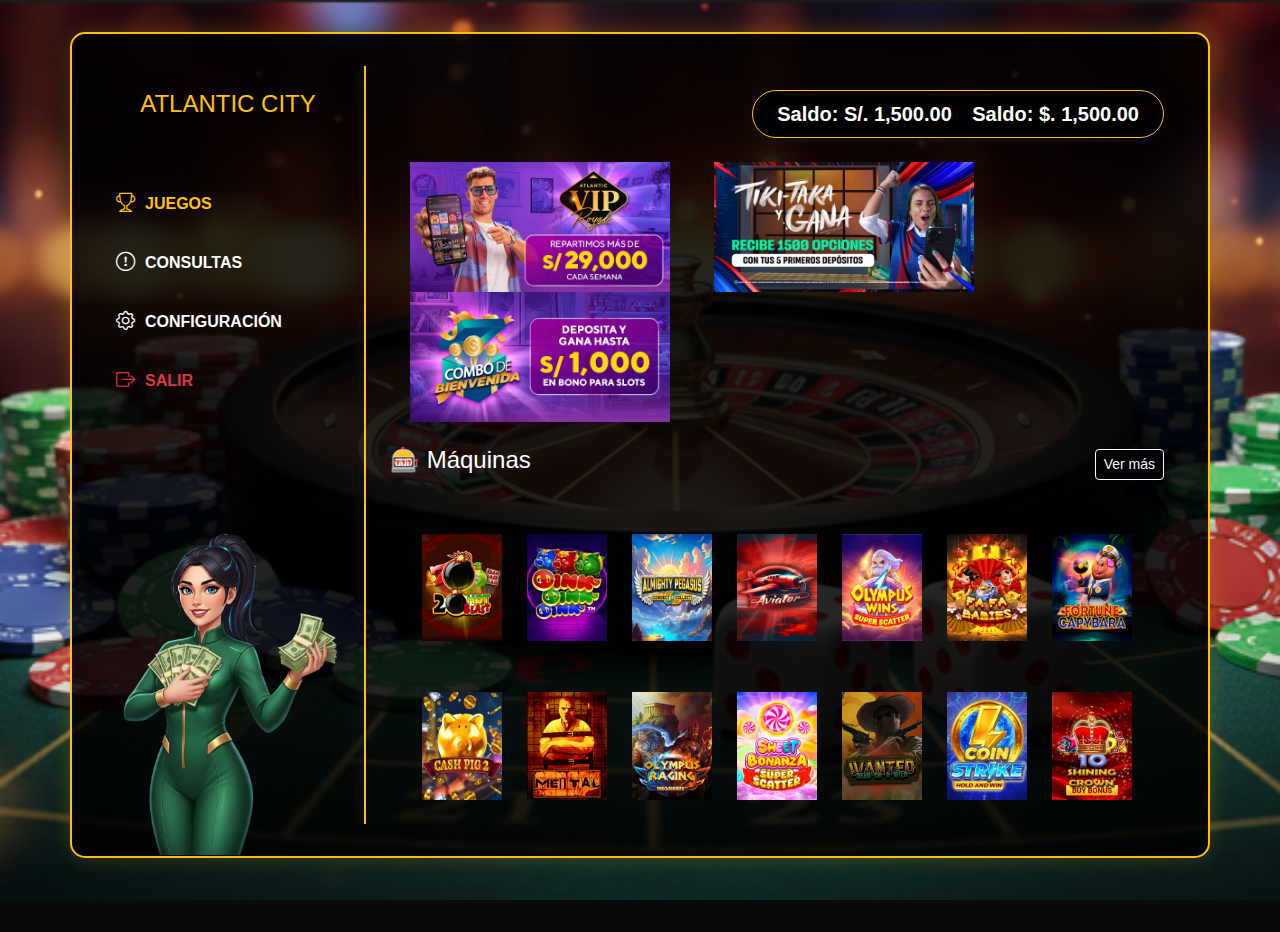
<file: dashboard.html>
<!DOCTYPE html>
<html lang="es">
<head>
    <meta charset="UTF-8">
    <meta name="viewport" content="width=device-width, initial-scale=1.0">
    <title>Inicio - Atlantic City</title>
    <link href="https://cdn.jsdelivr.net/npm/bootstrap@5.3.0/dist/css/bootstrap.min.css" rel="stylesheet">
    <link rel="stylesheet" href="https://cdn.jsdelivr.net/npm/bootstrap-icons@1.10.0/font/bootstrap-icons.css">
    <link rel="stylesheet" href="css/styles_dashboard.css">
</head>
<body>

    <div class="container main-container">
        <div class="row h-100">
            
            <div class="col-md-3 sidebar p-4 d-flex flex-column">
                <div class="mb-5 text-center">
                    <h4 style="color: var(--primary-gold);">ATLANTIC CITY</h4>
                </div>
                
                <nav class="nav flex-column">
                    <a class="nav-link active" href="#"><i class="bi bi-trophy nav-icon"></i> JUEGOS</a>
                    <a class="nav-link" href="soporte.html"><i class="bi bi-exclamation-circle nav-icon"></i> CONSULTAS</a>
                    <a class="nav-link" href="configuracion.html"><i class="bi bi-gear nav-icon"></i> CONFIGURACIÓN</a>
                    <a class="nav-link mt-auto text-danger" href="index.html"><i class="bi bi-box-arrow-right nav-icon"></i> SALIR</a>
                </nav>

                <div class="mt-auto text-center d-none d-md-block">
                    <img src="img/chica-mascota.png" alt="Mascota" style="width: 100%;" class="chica-mascota">
                </div>
            </div>

            <div class="col-md-9 p-4">
                <div class="d-flex justify-content-end mb-4">
                    <div class="border border-warning rounded-pill px-4 py-2 bg-black">
                        <span class="fw-bold fs-5 text-white">Saldo: S/. 1,500.00</span>
                        <span class="ms-3 fw-bold fs-5 text-white">Saldo: $. 1,500.00</span>
                    </div>
                </div>

                <div id="bannerCarousel" class="carousel slide mb-4" data-bs-ride="carousel">
                    <div class="carousel-inner rounded">
                        <div class="carousel-item active">
                            <img src="/img/slider_1.jpg" alt="" class="sliderimg">
                            <img src="/img/slider_2.jpg" alt="" class="sliderimg">
                            <img src="/img/slider_3.jpg" alt="" class="sliderimg">
                        </div>
                    </div>
                </div>

                <div class="d-flex justify-content-between align-items-center mb-3">
                    <h4>🎰 Máquinas</h4>
                    <button class="btn btn-outline-light btn-sm">Ver más</button>
                </div>

                <div class="row g-3">
                    <div class="juegosbarra">
                            <img src="/img/A.webp" alt="" class="juegosbtn jbtn1">
                            <img src="/img/B.webp" alt="" class="juegosbtn jbtn2">
                            <img src="/img/C.webp" alt="" class="juegosbtn jbtn3">
                            <img src="/img/D.webp" alt="" class="juegosbtn jbtn4">
                            <img src="/img/E.jpg" alt="" class="juegosbtn jbtn5">
                            <img src="/img/F.webp" alt="" class="juegosbtn jbtn6">
                            <img src="/img/G.webp" alt="" class="juegosbtn jbtn7">
                    </div>
                    <div class="juegosbarra">
                            <img src="/img/H.webp" alt="" class="juegosbtn jbtn8">
                            <img src="/img/I.webp" alt="" class="juegosbtn jbtn9">
                            <img src="/img/J.webp" alt="" class="juegosbtn jbtn10">
                            <img src="/img/K.webp" alt="" class="juegosbtn jbtn11">
                            <img src="/img/L.webp" alt="" class="juegosbtn jbtn12">
                            <img src="/img/M.webp" alt="" class="juegosbtn jbtn13">
                            <img src="/img/N.webp" alt="" class="juegosbtn jbtn14">
                    </div>
                    <!-- <div class="col-6 col-md-3">
                        <div class="card bg-dark text-white border-0">
                            <img src="https://via.placeholder.com/150x200?text=Juego+2" class="card-img-top rounded" alt="Juego">
                        </div>
                    </div>
                    <div class="col-6 col-md-3">
                        <div class="card bg-dark text-white border-0">
                            <img src="https://via.placeholder.com/150x200?text=Juego+3" class="card-img-top rounded" alt="Juego">
                        </div>
                    </div>
                    <div class="col-6 col-md-3">
                        <div class="card bg-dark text-white border-0">
                            <img src="https://via.placeholder.com/150x200?text=Juego+4" class="card-img-top rounded" alt="Juego">
                        </div> -->
                    </div>
                </div>

            </div>
        </div>
    </div>

    <script src="https://cdn.jsdelivr.net/npm/bootstrap@5.3.0/dist/js/bootstrap.bundle.min.js"></script>
</body>

</html>
</file>
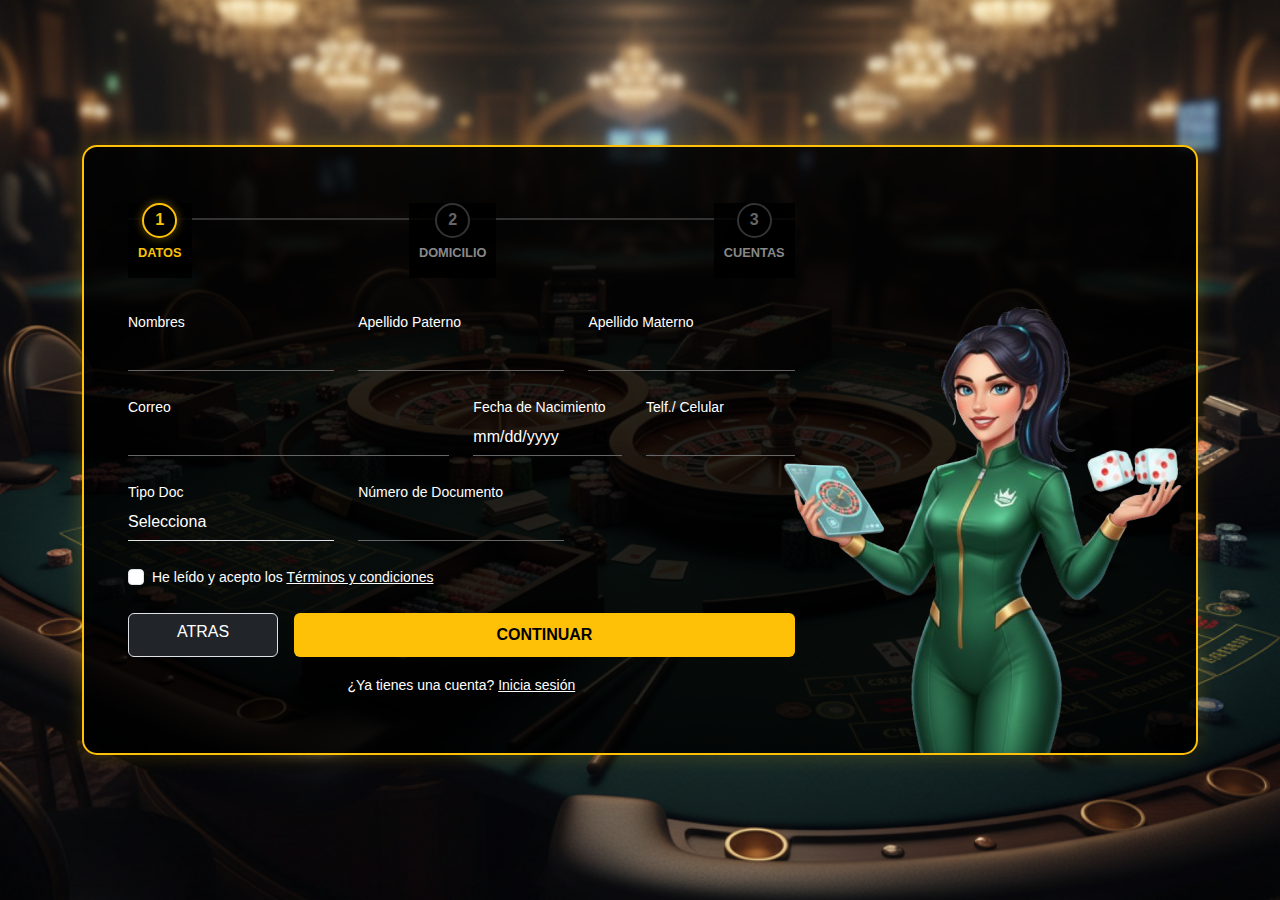
<file: registro-paso1.html>
<!DOCTYPE html>
<html lang="es">
<head>
    <meta charset="UTF-8">
    <meta name="viewport" content="width=device-width, initial-scale=1.0">
    <title>Registro Paso 1 - Atlantic City</title>
    <link href="https://cdn.jsdelivr.net/npm/bootstrap@5.3.0/dist/css/bootstrap.min.css" rel="stylesheet">
    <link rel="stylesheet" href="css/styles_registro1.css">
</head>
<body>

    <div class="container d-flex align-items-center min-vh-100">
        <div class="main-container w-100">
            <div class="row">
                
                <div class="col-lg-8 p-4">
                    
                    <div class="stepper-container d-flex justify-content-between">
                        <div class="step-line"></div>
                        <div class="step-item active">
                            <div class="step-circle">1</div>
                            <p class="step-label">Datos</p>
                        </div>
                        <div class="step-item">
                            <div class="step-circle">2</div>
                            <p class="step-label">Domicilio</p>
                        </div>
                        <div class="step-item">
                            <div class="step-circle">3</div>
                            <p class="step-label">Cuentas</p>
                        </div>
                    </div>

                    <form action="registro-paso2.html">
                        <div class="row g-4">
                            <div class="col-md-4">
                                <label class="small text-white">Nombres</label>
                                <input type="text" class="form-control" required>
                            </div>
                            <div class="col-md-4">
                                <label class="small text-white">Apellido Paterno</label>
                                <input type="text" class="form-control" required>
                            </div>
                            <div class="col-md-4">
                                <label class="small text-white">Apellido Materno</label>
                                <input type="text" class="form-control" required>
                            </div>

                            <div class="col-md-6">
                                <label class="small text-white">Correo</label>
                                <input type="email" class="form-control" required>
                            </div>
                            <div class="col-md-3">
                                <label class="small text-white">Fecha de Nacimiento</label>
                                <input type="date" class="form-control" required>
                            </div>
                            <div class="col-md-3">
                                <label class="small text-white">Telf./ Celular</label>
                                <input type="tel" class="form-control" required>
                            </div>

                            <div class="col-md-4">
                                <label class="small text-white">Tipo Doc</label>
                                <select class="form-control bg-transparent text-white border-bottom w-100">
                                    <option value="Seleccionar" class="form-control bg-transparent text-dark">Selecciona</option>
                                    <option value="DNI" class="text-dark">DNI</option>
                                    <option value="CE" class="text-dark">C.E.</option>
                                </select>
                            </div>
                            <div class="col-md-4">
                                <label class="small text-white">Número de Documento</label>
                                <input type="text" class="form-control" required>
                            </div>
                            
                        </div>

                        <div class="form-check mt-4">
                            <input class="form-check-input" type="checkbox" id="terms" required>
                            <label class="form-check-label small text-white" for="terms">
                                He leído y acepto los <a href="#" class="text-white text-decoration-underline">Términos y condiciones</a>
                            </label>
                        </div>

                        <div class="d-flex justify-content-center gap-3 mt-4">
                            <a href="login.html" class="btn btn-dark border px-5">ATRAS</a>
                            <button type="submit" class="btn btn-gold px-5">CONTINUAR</button>
                        </div>
                        
                        <div class="text-center mt-3">
                            <small>¿Ya tienes una cuenta? <a href="index.html" class="text-white">Inicia sesión</a></small>
                        </div>
                    </form>
                </div>

                <div class="col-lg-4 mascot-col d-none d-lg-flex">
                    <img src="img/modelo-removebg-preview.png" alt="Mascota" class="mascot-img">
                </div>
            </div>
        </div>
    </div>
</body>

</html>
</file>
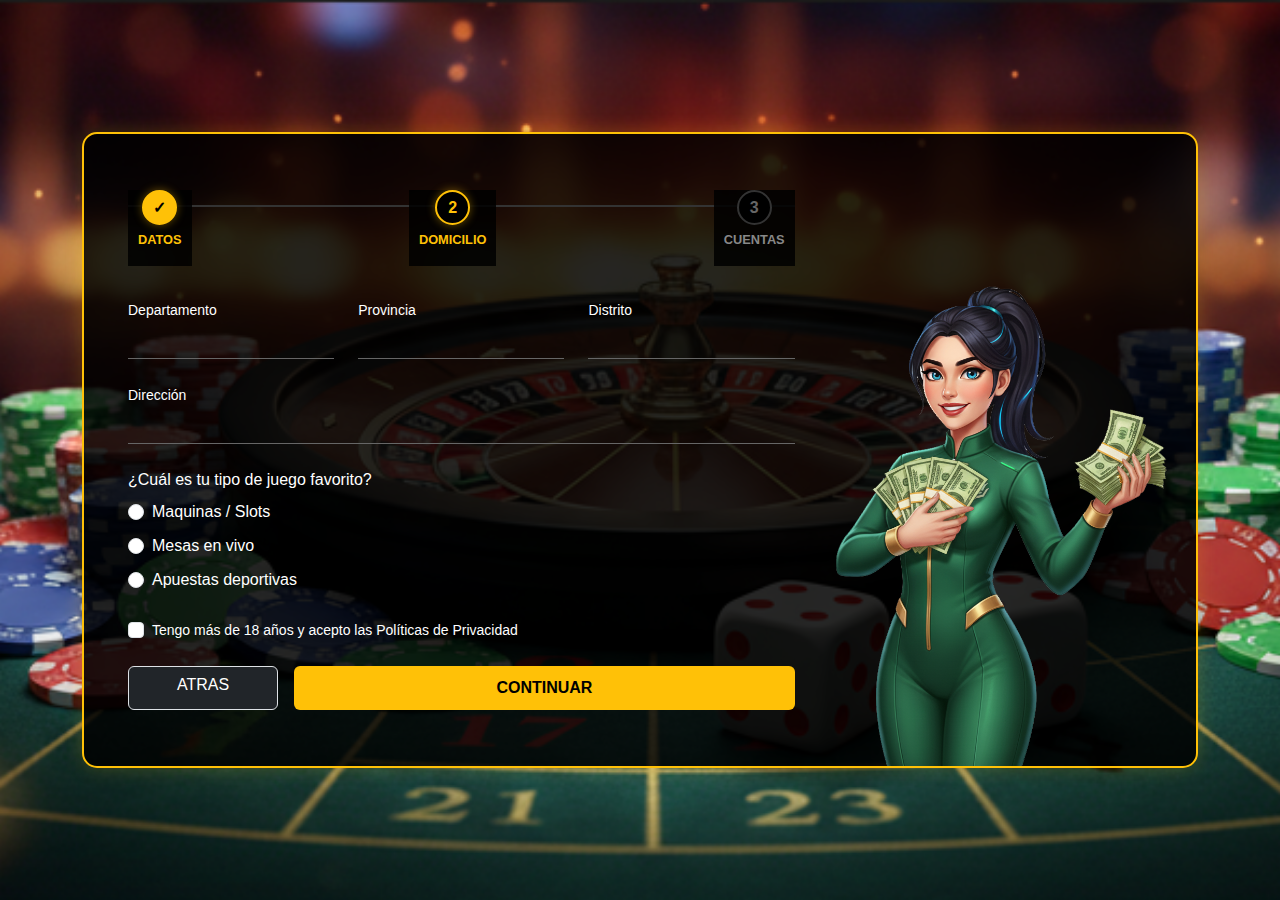
<file: registro-paso2.html>
<!DOCTYPE html>
<html lang="es">
<head>
    <meta charset="UTF-8">
    <meta name="viewport" content="width=device-width, initial-scale=1.0">
    <title>Registro Paso 2 - Atlantic City</title>
    <link href="https://cdn.jsdelivr.net/npm/bootstrap@5.3.0/dist/css/bootstrap.min.css" rel="stylesheet">
    <link rel="stylesheet" href="css/styles_registro2.css">
</head>
<body>

    <div class="container d-flex align-items-center min-vh-100">
        <div class="main-container w-100">
            <div class="row">
                
                <div class="col-lg-8 p-4">
                    <div class="stepper-container d-flex justify-content-between">
                        <div class="step-line"></div>
                        <div class="step-item active"> <div class="step-circle" style="background:var(--primary-gold); color:black;">✓</div>
                            <p class="step-label">Datos</p>
                        </div>
                        <div class="step-item active">
                            <div class="step-circle">2</div>
                            <p class="step-label">Domicilio</p>
                        </div>
                        <div class="step-item">
                            <div class="step-circle">3</div>
                            <p class="step-label">Cuentas</p>
                        </div>
                    </div>

                    <form action="registro-paso3.html">
                        <div class="row g-4">
                            <div class="col-md-4">
                                <label class="small text-white">Departamento</label>
                                <input type="text" class="form-control" required>
                            </div>
                            <div class="col-md-4">
                                <label class="small text-white">Provincia</label>
                                <input type="text" class="form-control" required>
                            </div>
                            <div class="col-md-4">
                                <label class="small text-white">Distrito</label>
                                <input type="text" class="form-control" required>
                            </div>
                            
                            <div class="col-12">
                                <label class="small text-white">Dirección</label>
                                <input type="text" class="form-control" required>
                            </div>
                        </div>

                        <div class="mt-4">
                            <label class="mb-2 text-white">¿Cuál es tu tipo de juego favorito?</label>
                            <div class="d-flex flex-column gap-2">
                                <div class="form-check">
                                    <input class="form-check-input" type="radio" name="favGame" id="slots">
                                    <label class="form-check-label" for="slots">Maquinas / Slots</label>
                                </div>
                                <div class="form-check">
                                    <input class="form-check-input" type="radio" name="favGame" id="live">
                                    <label class="form-check-label" for="live">Mesas en vivo</label>
                                </div>
                                <div class="form-check">
                                    <input class="form-check-input" type="radio" name="favGame" id="sports">
                                    <label class="form-check-label" for="sports">Apuestas deportivas</label>
                                </div>
                            </div>
                        </div>

                        <div class="form-check mt-4">
                            <input class="form-check-input" type="checkbox" id="age" required>
                            <label class="form-check-label small text-white" for="age">
                                Tengo más de 18 años y acepto las Políticas de Privacidad
                            </label>
                        </div>

                        <div class="d-flex justify-content-center gap-3 mt-4">
                            <a href="registro-paso1.html" class="btn btn-dark border px-5">ATRAS</a>
                            <button type="submit" class="btn btn-gold px-5">CONTINUAR</button>
                        </div>
                    </form>
                </div>

                <div class="col-lg-4 mascot-col d-none d-lg-flex">
                    <img src="img/chica-mascota.png" alt="Mascota" class="mascot-img">
                </div>
            </div>
        </div>
    </div>
</body>
</html>
</file>
<file: css/styles_dashboard.css>
:root {
    --primary-gold: #ffc107; 
    --dark-bg: #0a0a0a;
    --panel-bg: rgba(0, 0, 0, 0.85);
    --text-white: #ffffff;
    --border-radius: 15px;
}

body {
    font-family: 'Segoe UI', Tahoma, Geneva, Verdana, sans-serif;
    background-color: var(--dark-bg);

    background-image: url('/img/fondo-casino.png'); 
    background-size: cover;
    background-position: center;
    background-attachment: fixed;
    color: var(--text-white);
    min-height: 100vh;
}


.main-container {
    border: 2px solid var(--primary-gold);
    border-radius: var(--border-radius);
    background-color: var(--panel-bg);
    padding: 2rem;
    margin-top: 2rem;
    margin-bottom: 2rem;
    box-shadow: 0 0 20px rgba(255, 193, 7, 0.2);
    position: relative;
    overflow: hidden;
}


.form-control {
    background: transparent;
    border: none;
    border-bottom: 1px solid #666;
    border-radius: 0;
    color: white;
    padding-left: 0;
}

.form-control:focus {
    background: transparent;
    border-bottom: 2px solid var(--primary-gold);
    box-shadow: none;
    color: white;
}

.desplegable{
    background-color: #000;
}

.mascot-img{
    padding-bottom: -810px;
}

.selec{
    color: white;
}

.btn-gold {
    background-color: var(--primary-gold);
    color: #000;
    font-weight: bold;
    border: none;
    text-transform: uppercase;
    width: 100%;
    padding: 10px;
}

.btn-gold:hover {
    background-color: #e0a800;
    color: #000;
}

.btn-outline-gold {
    border: 1px solid var(--primary-gold);
    color: var(--primary-gold);
    background: transparent;
}


.sidebar {
    border-right: 2px solid var(--primary-gold);
    min-height: 600px;
}

.nav-link {
    color: white;
    font-weight: bold;
    display: flex;
    align-items: center;
    gap: 10px;
    padding: 15px 0;
}

.nav-link.active, .nav-link:hover {
    color: var(--primary-gold);
}

.nav-icon {
    font-size: 1.2rem;
}

.mascot-img {
    max-height: 500px;
    object-fit: contain;
    position: relative;
    z-index: 10;
}

.chica-mascota{
    margin-bottom: -55px;
}

.step-indicator {
    display: flex;
    justify-content: space-between;
    margin-bottom: 30px;
    position: relative;
}

.step-circle {
    width: 30px;
    height: 30px;
    background: var(--dark-bg);
    border: 2px solid var(--primary-gold);
    border-radius: 50%;
    display: flex;
    align-items: center;
    justify-content: center;
    color: var(--primary-gold);
    font-weight: bold;
    z-index: 2;
}

.stepper-container {
    position: relative;
    margin-bottom: 2rem;
}

.step-line {
    position: absolute;
    top: 15px;
    left: 0;
    right: 0;
    height: 2px;
    background: #333;
    z-index: 1;
}

.step-item {
    position: relative;
    z-index: 2;
    text-align: center;
    background: var(--panel-bg); 
    padding: 0 10px;
}

.step-circle {
    width: 35px;
    height: 35px;
    background: #000;
    border: 2px solid #333;
    color: #666;
    border-radius: 50%;
    display: flex;
    align-items: center;
    justify-content: center;
    font-weight: bold;
    margin: 0 auto 5px auto;
    transition: all 0.3s;
}

.step-item.active .step-circle {
    border-color: var(--primary-gold);
    color: var(--primary-gold);
    box-shadow: 0 0 10px rgba(255, 193, 7, 0.4);
}

.step-item.active p {
    color: var(--primary-gold);
}

.step-label {
    font-size: 0.8rem;
    color: #888;
    text-transform: uppercase;
    font-weight: bold;
}


.bonus-card {
    border: 1px solid #444;
    border-radius: 10px;
    overflow: hidden;
    position: relative;
    cursor: pointer;
    transition: all 0.3s;
    background: #111;
}

.bonus-card:hover, .bonus-card.selected {
    border-color: var(--primary-gold);
    box-shadow: 0 0 15px rgba(255, 193, 7, 0.3);
}

.bonus-card input[type="radio"] {
    display: none; 
}

.bonus-badge {
    background-color: var(--primary-gold);
    color: black;
    font-weight: bold;
    padding: 2px 10px;
    border-radius: 10px 0 10px 0;
    position: absolute;
    bottom: 0;
    right: 0;
    font-size: 0.8rem;
}


.mascot-col {
    position: relative;
    display: flex;
    align-items: flex-end;
    justify-content: center;
}

.piegrupo{
    font-size: 10px;
    color: white;
    margin-top: 8px;
}

.bono_img1{
    width: 65px;
}

.bono_img1 img{
    width: 65px;
}

.bono_img2{
    width: 80px;
}

.bono_img2 img{
    width: 80px;
}

.sliderimg{
    width: 280px;
    padding-left: 20px;
    margin-right: 20px;
    cursor: pointer;
    align-items: center;
}

.juegosbarra{
    display: flex;
    justify-content: center;
    align-items: center;
    gap: 25px;
    cursor: pointer;
    padding-top: 35px;
}
.juegosbtn{
    width: 80px;
}

.jbtn1{
    cursor: pointer;
    transition: transform 0.3s ease;
}
.jbtn1:hover{
    transform: scale(1.2);
}

.jbtn2{
    cursor: pointer;
    transition: transform 0.3s ease;
}
.jbtn2:hover{
    transform: scale(1.2);
}

.jbtn3{
    cursor: pointer;
    transition: transform 0.3s ease;
}
.jbtn3:hover{
    transform: scale(1.2);
}

.jbtn4{
    cursor: pointer;
    transition: transform 0.3s ease;
}
.jbtn4:hover{
    transform: scale(1.2);
}

.jbtn5{
    cursor: pointer;
    transition: transform 0.3s ease;
}
.jbtn5:hover{
    transform: scale(1.2);
}

.jbtn6{
    cursor: pointer;
    transition: transform 0.3s ease;
}
.jbtn6:hover{
    transform: scale(1.2);
}

.jbtn7{
    cursor: pointer;
    transition: transform 0.3s ease;
}
.jbtn7:hover{
    transform: scale(1.2);
}

.jbtn8{
    cursor: pointer;
    transition: transform 0.3s ease;
}
.jbtn8:hover{
    transform: scale(1.2);
}

.jbtn9{
    cursor: pointer;
    transition: transform 0.3s ease;
}
.jbtn9:hover{
    transform: scale(1.2);
}

.jbtn10{
    cursor: pointer;
    transition: transform 0.3s ease;
}
.jbtn10:hover{
    transform: scale(1.2);
}

.jbtn11{
    cursor: pointer;
    transition: transform 0.3s ease;
}
.jbtn11:hover{
    transform: scale(1.2);
}

.jbtn12{
    cursor: pointer;
    transition: transform 0.3s ease;
}
.jbtn12:hover{
    transform: scale(1.2);
}

.jbtn13{
    cursor: pointer;
    transition: transform 0.3s ease;
}
.jbtn13:hover{
    transform: scale(1.2);
}

.jbtn14{
    cursor: pointer;
    transition: transform 0.3s ease;
}
.jbtn14:hover{
    transform: scale(1.2);
}
</file>
<file: css/styles_registro1.css>
:root {
    --primary-gold: #ffc107; 
    --dark-bg: #0a0a0a;
    --panel-bg: rgba(0, 0, 0, 0.85);
    --text-white: #ffffff;
    --border-radius: 15px;
}

body {
    font-family: 'Segoe UI', Tahoma, Geneva, Verdana, sans-serif;
    background-color: var(--dark-bg);

    background-image: url('../img/fondo_casino.png'); 
    background-size: cover;
    background-position: center;
    background-attachment: fixed;
    color: var(--text-white);
    min-height: 100vh;
}


.main-container {
    border: 2px solid var(--primary-gold);
    border-radius: var(--border-radius);
    background-color: var(--panel-bg);
    padding: 2rem;
    margin-top: 2rem;
    margin-bottom: 2rem;
    box-shadow: 0 0 20px rgba(255, 193, 7, 0.2);
    position: relative;
    overflow: hidden;
}


.form-control {
    background: transparent;
    border: none;
    border-bottom: 1px solid #666;
    border-radius: 0;
    color: white;
    padding-left: 0;
}

.form-control:focus {
    background: transparent;
    border-bottom: 2px solid var(--primary-gold);
    box-shadow: none;
    color: white;
}

.desplegable{
    background-color: #000;
}

.mascot-img{
    margin-bottom: -50px;
}

.selec{
    color: white;
}

.btn-gold {
    background-color: var(--primary-gold);
    color: #000;
    font-weight: bold;
    border: none;
    text-transform: uppercase;
    width: 100%;
    padding: 10px;
}

.btn-gold:hover {
    background-color: #e0a800;
    color: #000;
}

.btn-outline-gold {
    border: 1px solid var(--primary-gold);
    color: var(--primary-gold);
    background: transparent;
}


.sidebar {
    border-right: 2px solid var(--primary-gold);
    min-height: 600px;
}

.nav-link {
    color: white;
    font-weight: bold;
    display: flex;
    align-items: center;
    gap: 10px;
    padding: 15px 0;
}

.nav-link.active, .nav-link:hover {
    color: var(--primary-gold);
}

.nav-icon {
    font-size: 1.2rem;
}

.mascot-img {
    max-height: 500px;
    object-fit: contain;
    position: relative;
    z-index: 10;
}


.step-indicator {
    display: flex;
    justify-content: space-between;
    margin-bottom: 30px;
    position: relative;
}

.step-circle {
    width: 30px;
    height: 30px;
    background: var(--dark-bg);
    border: 2px solid var(--primary-gold);
    border-radius: 50%;
    display: flex;
    align-items: center;
    justify-content: center;
    color: var(--primary-gold);
    font-weight: bold;
    z-index: 2;
}

.stepper-container {
    position: relative;
    margin-bottom: 2rem;
}

.step-line {
    position: absolute;
    top: 15px;
    left: 0;
    right: 0;
    height: 2px;
    background: #333;
    z-index: 1;
}

.step-item {
    position: relative;
    z-index: 2;
    text-align: center;
    background: var(--panel-bg); 
    padding: 0 10px;
}

.step-circle {
    width: 35px;
    height: 35px;
    background: #000;
    border: 2px solid #333;
    color: #666;
    border-radius: 50%;
    display: flex;
    align-items: center;
    justify-content: center;
    font-weight: bold;
    margin: 0 auto 5px auto;
    transition: all 0.3s;
}

.step-item.active .step-circle {
    border-color: var(--primary-gold);
    color: var(--primary-gold);
    box-shadow: 0 0 10px rgba(255, 193, 7, 0.4);
}

.step-item.active p {
    color: var(--primary-gold);
}

.step-label {
    font-size: 0.8rem;
    color: #888;
    text-transform: uppercase;
    font-weight: bold;
}


.bonus-card {
    border: 1px solid #444;
    border-radius: 10px;
    overflow: hidden;
    position: relative;
    cursor: pointer;
    transition: all 0.3s;
    background: #111;
}

.bonus-card:hover, .bonus-card.selected {
    border-color: var(--primary-gold);
    box-shadow: 0 0 15px rgba(255, 193, 7, 0.3);
}

.bonus-card input[type="radio"] {
    display: none; 
}

.bonus-badge {
    background-color: var(--primary-gold);
    color: black;
    font-weight: bold;
    padding: 2px 10px;
    border-radius: 10px 0 10px 0;
    position: absolute;
    bottom: 0;
    right: 0;
    font-size: 0.8rem;
}


.mascot-col {
    position: relative;
    display: flex;
    align-items: flex-end;
    justify-content: center;
}

.piegrupo{
    font-size: 10px;
    color: white;
    margin-top: 8px;
}
</file>
<file: css/styles_registro2.css>
:root {
    --primary-gold: #ffc107; 
    --dark-bg: #0a0a0a;
    --panel-bg: rgba(0, 0, 0, 0.85);
    --text-white: #ffffff;
    --border-radius: 15px;
}

body {
    font-family: 'Segoe UI', Tahoma, Geneva, Verdana, sans-serif;
    background-color: var(--dark-bg);

    background-image: url('/img/fondo-casino.png'); 
    background-size: cover;
    background-position: center;
    background-attachment: fixed;
    color: var(--text-white);
    min-height: 100vh;
}


.main-container {
    border: 2px solid var(--primary-gold);
    border-radius: var(--border-radius);
    background-color: var(--panel-bg);
    padding: 2rem;
    margin-top: 2rem;
    margin-bottom: 2rem;
    box-shadow: 0 0 20px rgba(255, 193, 7, 0.2);
    position: relative;
    overflow: hidden;
}


.form-control {
    background: transparent;
    border: none;
    border-bottom: 1px solid #666;
    border-radius: 0;
    color: white;
    padding-left: 0;
}

.form-control:focus {
    background: transparent;
    border-bottom: 2px solid var(--primary-gold);
    box-shadow: none;
    color: white;
}

.desplegable{
    background-color: #000;
}

.mascot-img{
    margin-bottom: -50px;
}

.selec{
    color: white;
}

.btn-gold {
    background-color: var(--primary-gold);
    color: #000;
    font-weight: bold;
    border: none;
    text-transform: uppercase;
    width: 100%;
    padding: 10px;
}

.btn-gold:hover {
    background-color: #e0a800;
    color: #000;
}

.btn-outline-gold {
    border: 1px solid var(--primary-gold);
    color: var(--primary-gold);
    background: transparent;
}


.sidebar {
    border-right: 2px solid var(--primary-gold);
    min-height: 600px;
}

.nav-link {
    color: white;
    font-weight: bold;
    display: flex;
    align-items: center;
    gap: 10px;
    padding: 15px 0;
}

.nav-link.active, .nav-link:hover {
    color: var(--primary-gold);
}

.nav-icon {
    font-size: 1.2rem;
}

.mascot-img {
    max-height: 500px;
    object-fit: contain;
    position: relative;
    z-index: 10;
}


.step-indicator {
    display: flex;
    justify-content: space-between;
    margin-bottom: 30px;
    position: relative;
}

.step-circle {
    width: 30px;
    height: 30px;
    background: var(--dark-bg);
    border: 2px solid var(--primary-gold);
    border-radius: 50%;
    display: flex;
    align-items: center;
    justify-content: center;
    color: var(--primary-gold);
    font-weight: bold;
    z-index: 2;
}

.stepper-container {
    position: relative;
    margin-bottom: 2rem;
}

.step-line {
    position: absolute;
    top: 15px;
    left: 0;
    right: 0;
    height: 2px;
    background: #333;
    z-index: 1;
}

.step-item {
    position: relative;
    z-index: 2;
    text-align: center;
    background: var(--panel-bg); 
    padding: 0 10px;
}

.step-circle {
    width: 35px;
    height: 35px;
    background: #000;
    border: 2px solid #333;
    color: #666;
    border-radius: 50%;
    display: flex;
    align-items: center;
    justify-content: center;
    font-weight: bold;
    margin: 0 auto 5px auto;
    transition: all 0.3s;
}

.step-item.active .step-circle {
    border-color: var(--primary-gold);
    color: var(--primary-gold);
    box-shadow: 0 0 10px rgba(255, 193, 7, 0.4);
}

.step-item.active p {
    color: var(--primary-gold);
}

.step-label {
    font-size: 0.8rem;
    color: #888;
    text-transform: uppercase;
    font-weight: bold;
}


.bonus-card {
    border: 1px solid #444;
    border-radius: 10px;
    overflow: hidden;
    position: relative;
    cursor: pointer;
    transition: all 0.3s;
    background: #111;
}

.bonus-card:hover, .bonus-card.selected {
    border-color: var(--primary-gold);
    box-shadow: 0 0 15px rgba(255, 193, 7, 0.3);
}

.bonus-card input[type="radio"] {
    display: none; 
}

.bonus-badge {
    background-color: var(--primary-gold);
    color: black;
    font-weight: bold;
    padding: 2px 10px;
    border-radius: 10px 0 10px 0;
    position: absolute;
    bottom: 0;
    right: 0;
    font-size: 0.8rem;
}


.mascot-col {
    position: relative;
    display: flex;
    align-items: flex-end;
    justify-content: center;
}

.piegrupo{
    font-size: 10px;
    color: white;
    margin-top: 8px;
}
</file>
